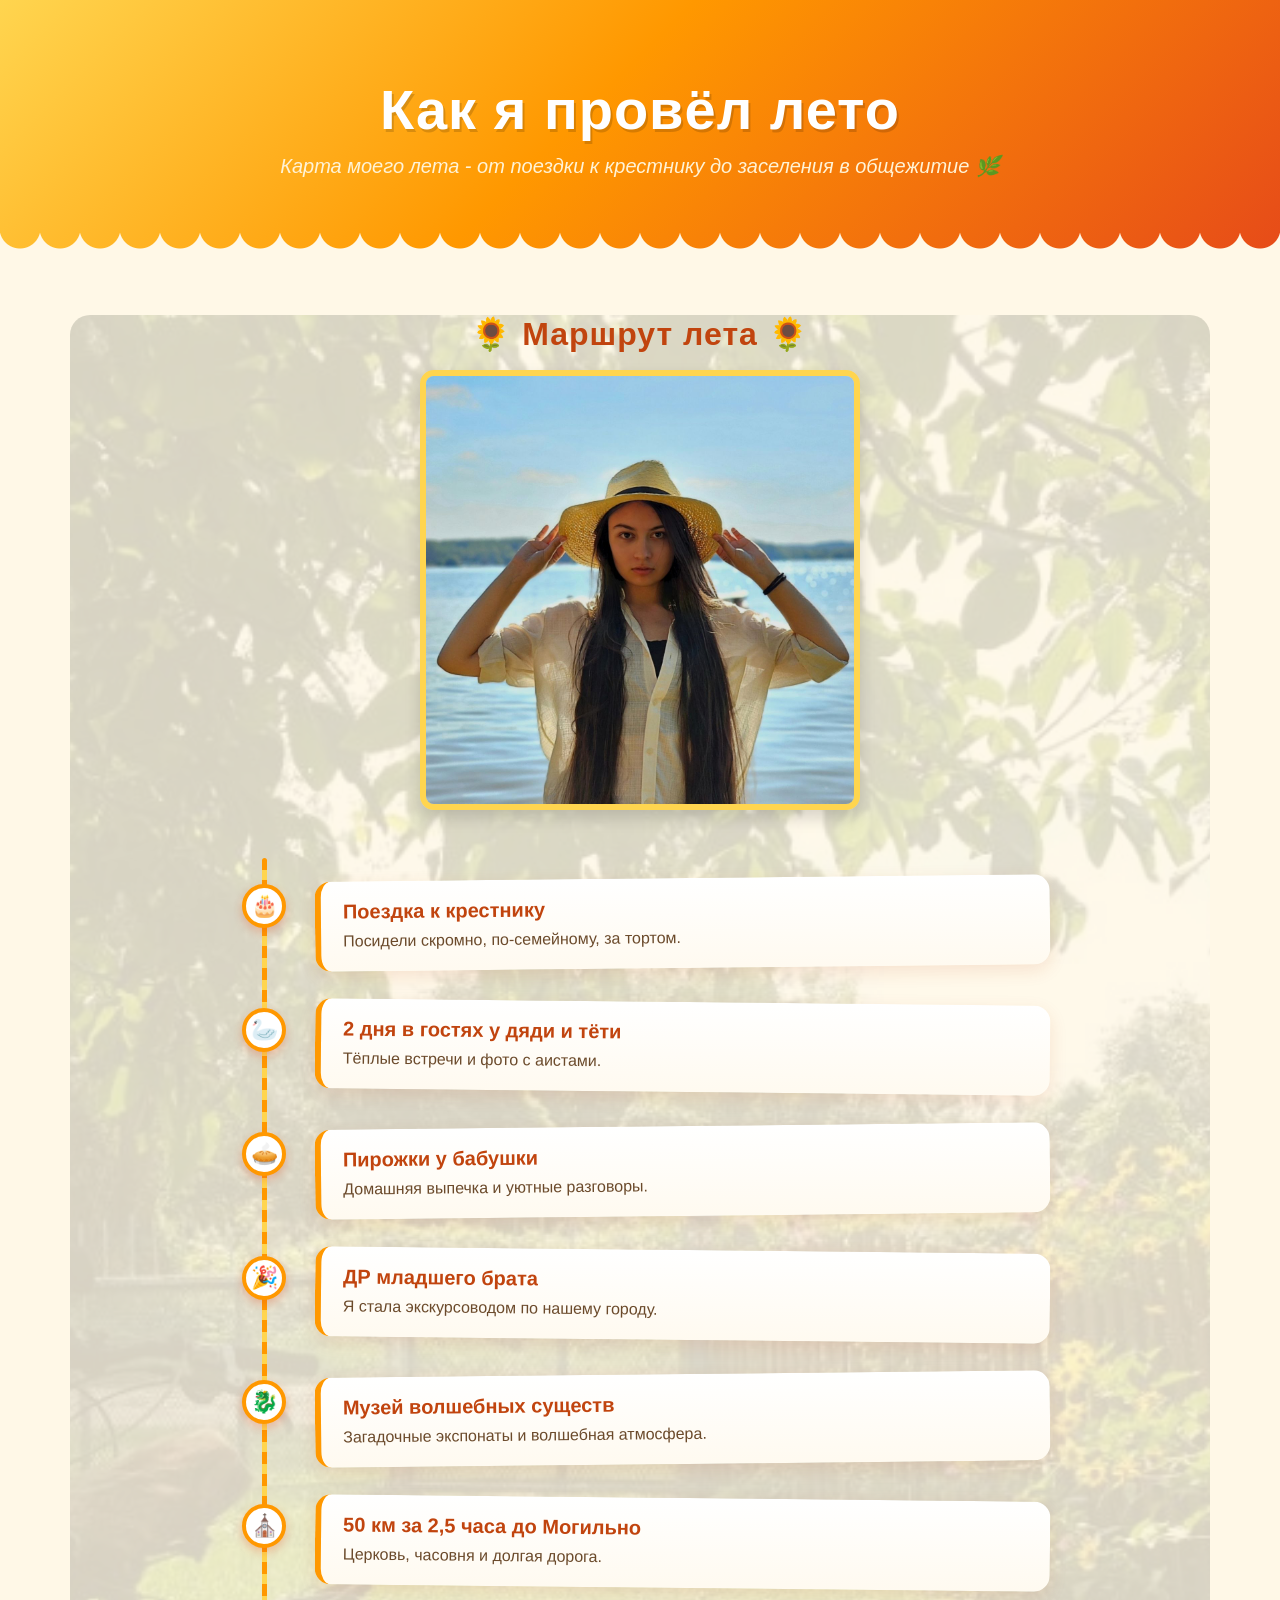
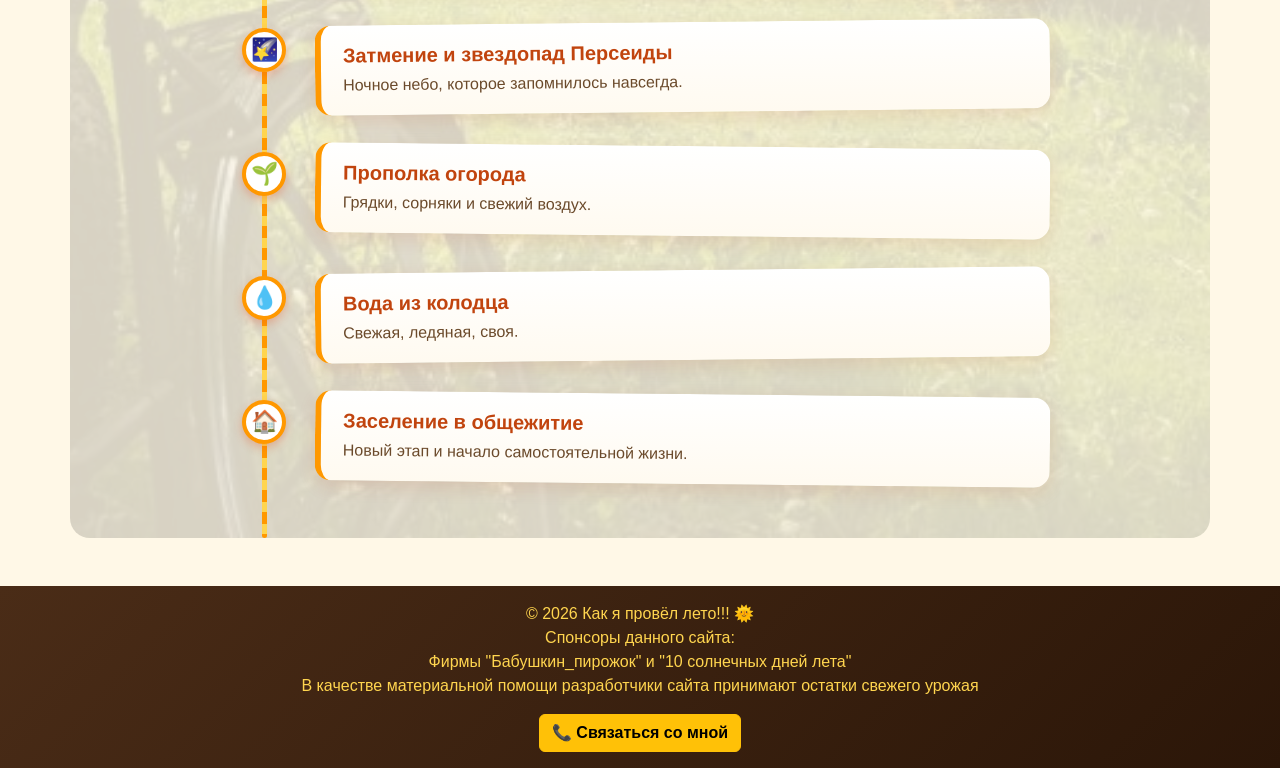
<file: index.html>
<!DOCTYPE html>
<html lang="ru">

<head>
    <meta charset="UTF-8">
    <meta name="viewport" content="width=device-width, initial-scale=1.0">
    <title>Как я провёл лето</title>
    <link href="https://cdn.jsdelivr.net/npm/bootstrap@5.3.0/dist/css/bootstrap.min.css" rel="stylesheet">
    <link rel="stylesheet" href="style.css">
</head>

<body>

    <header class="hero text-center text-white">
        <div class="container">
            <h1 class="display-4 fw-bold mt-3 hero-title">Как я провёл лето</h1>
            <p class="lead hero-subtitle">Карта моего лета - от поездки к крестнику до заселения в общежитие 🌿</p>
        </div>
    </header>

    <main class="container my-5 main-bg">
        <h2 class="text-center mb-3 section-title">🌻 Маршрут лета 🌻</h2>

        <div class="text-center mb-5">
            <img src="mee.jpg" alt="Моё фото" class="hero-photo shadow">
        </div>

        <div class="timeline">

            <div class="timeline-item" data-bs-toggle="modal" data-bs-target="#modal1">
                <div class="timeline-dot">🎂</div>
                <div class="timeline-content">
                    <h5>Поездка к крестнику</h5>
                    <p>Посидели скромно, по-семейному, за тортом.</p>
                </div>
            </div>

            <div class="timeline-item" data-bs-toggle="modal" data-bs-target="#modal2">
                <div class="timeline-dot">🦢</div>
                <div class="timeline-content">
                    <h5>2 дня в гостях у дяди и тёти</h5>
                    <p>Тёплые встречи и фото с аистами.</p>
                </div>
            </div>

            <div class="timeline-item" data-bs-toggle="modal" data-bs-target="#modal3">
                <div class="timeline-dot">🥧</div>
                <div class="timeline-content">
                    <h5>Пирожки у бабушки</h5>
                    <p>Домашняя выпечка и уютные разговоры.</p>
                </div>
            </div>

            <div class="timeline-item" data-bs-toggle="modal" data-bs-target="#modal4">
                <div class="timeline-dot">🎉</div>
                <div class="timeline-content">
                    <h5>ДР младшего брата</h5>
                    <p>Я стала экскурсоводом по нашему городу.</p>
                </div>
            </div>

            <div class="timeline-item" data-bs-toggle="modal" data-bs-target="#modal5">
                <div class="timeline-dot">🐉</div>
                <div class="timeline-content">
                    <h5>Музей волшебных существ</h5>
                    <p>Загадочные экспонаты и волшебная атмосфера.</p>
                </div>
            </div>

            <div class="timeline-item" data-bs-toggle="modal" data-bs-target="#modal6">
                <div class="timeline-dot">⛪</div>
                <div class="timeline-content">
                    <h5>50 км за 2,5 часа до Могильно</h5>
                    <p>Церковь, часовня и долгая дорога.</p>
                </div>
            </div>

            <div class="timeline-item" data-bs-toggle="modal" data-bs-target="#modal7">
                <div class="timeline-dot">🌠</div>
                <div class="timeline-content">
                    <h5>Затмение и звездопад Персеиды</h5>
                    <p>Ночное небо, которое запомнилось навсегда.</p>
                </div>
            </div>

            <div class="timeline-item" data-bs-toggle="modal" data-bs-target="#modal8">
                <div class="timeline-dot">🌱</div>
                <div class="timeline-content">
                    <h5>Прополка огорода</h5>
                    <p>Грядки, сорняки и свежий воздух.</p>
                </div>
            </div>

            <div class="timeline-item" data-bs-toggle="modal" data-bs-target="#modal9">
                <div class="timeline-dot">💧</div>
                <div class="timeline-content">
                    <h5>Вода из колодца</h5>
                    <p>Свежая, ледяная, своя.</p>
                </div>
            </div>


            <div class="timeline-item" data-bs-toggle="modal" data-bs-target="#modal10">
                <div class="timeline-dot">🏠</div>
                <div class="timeline-content">
                    <h5>Заселение в общежитие</h5>
                    <p>Новый этап и начало самостоятельной жизни.</p>
                </div>
            </div>

        </div>
    </main>

    <div class="modal fade" id="modal1" tabindex="-1">
        <div class="modal-dialog modal-dialog-centered">
            <div class="modal-content">
                <div class="modal-header">
                    <h5 class="modal-title">🎂 Поездка к крестнику</h5>
                    <button type="button" class="btn-close" data-bs-dismiss="modal" aria-label="Закрыть"></button>
                </div>
                <div class="modal-body">
                    <img src="window.jpg" alt="Поезд" class="img-fluid rounded mb-3">
                    <p>Поехала к крестнику на именины. Посидели скромно, по-семейному, за тортом и чаем. Атмосфера была
                        тёплая и уютная.</p>
                </div>
            </div>
        </div>
    </div>

    <div class="modal fade" id="modal2" tabindex="-1">
        <div class="modal-dialog modal-dialog-centered">
            <div class="modal-content">
                <div class="modal-header">
                    <h5 class="modal-title">🦢 2 дня в гостях у дяди и тёти</h5>
                    <button type="button" class="btn-close" data-bs-dismiss="modal" aria-label="Закрыть"></button>
                </div>
                <div class="modal-body">
                    <img src="ant.jpg" alt="Аисты" class="img-fluid rounded mb-3">
                    <p>Провела два дня у дяди и тёти. Гуляли, общались, а рядом с домом свили гнездо аисты - удалось
                        сделать красивые фото.</p>
                </div>
            </div>
        </div>
    </div>

    <div class="modal fade" id="modal3" tabindex="-1">
        <div class="modal-dialog modal-dialog-centered">
            <div class="modal-content">
                <div class="modal-header">
                    <h5 class="modal-title">🥧 Пирожки у бабушки</h5>
                    <button type="button" class="btn-close" data-bs-dismiss="modal" aria-label="Закрыть"></button>
                </div>
                <div class="modal-body">
                    <img src="pirog.jpg" alt="Пирожки" class="img-fluid rounded mb-3">
                    <p>Заехала к бабушке и поела её фирменных пирожков. Домашняя выпечка - это лучшее, что может быть
                        летом.</p>
                </div>
            </div>
        </div>
    </div>

    <div class="modal fade" id="modal4" tabindex="-1">
        <div class="modal-dialog modal-dialog-centered">
            <div class="modal-content">
                <div class="modal-header">
                    <h5 class="modal-title">🎉 ДР младшего брата</h5>
                    <button type="button" class="btn-close" data-bs-dismiss="modal" aria-label="Закрыть"></button>
                </div>
                <div class="modal-body">
                    <p>Отпраздновали день рождения младшего брата. Я провела для гостей экскурсию по нашему городу -
                        рассказала об истории и любимых местах.</p>
                </div>
            </div>
        </div>
    </div>

    <div class="modal fade" id="modal5" tabindex="-1">
        <div class="modal-dialog modal-dialog-centered">
            <div class="modal-content">
                <div class="modal-header">
                    <h5 class="modal-title">🐉 Музей волшебных существ Легендариум</h5>
                    <button type="button" class="btn-close" data-bs-dismiss="modal" aria-label="Закрыть"></button>
                </div>
                <div class="modal-body">
                    <img src="legend.jpg" alt="Музей волшебных существ" class="img-fluid rounded mb-3">
                    <p>Посетила музей волшебных существ. Загадочные экспонаты, мифические создания и атмосфера сказки -
                        осталась под большим впечатлением.</p>
                </div>
            </div>
        </div>
    </div>

    <div class="modal fade" id="modal6" tabindex="-1">
        <div class="modal-dialog modal-dialog-centered">
            <div class="modal-content">
                <div class="modal-header">
                    <h5 class="modal-title">⛪ 50 км за 2,5 часа до Могильно</h5>
                    <button type="button" class="btn-close" data-bs-dismiss="modal" aria-label="Закрыть"></button>
                </div>
                <div class="modal-body">
                    <img src="me.jpg" alt="Я в Могильно" class="img-fluid rounded mb-3">
                    <img src="cercov.jpg" alt="Церковь в Могильно" class="img-fluid rounded mb-3">
                    <img src="cercov2.jpg" alt="Церковь в Могильно" class="img-fluid rounded mb-3">
                    <p>Проехала 50 км за 2,5 часа, чтобы посетить церковь в Могильно. Побывала в часовне - тихое и
                        намоленное место, которое запомнилось надолго.</p>
                </div>
            </div>
        </div>
    </div>

    <div class="modal fade" id="modal7" tabindex="-1">
        <div class="modal-dialog modal-dialog-centered">
            <div class="modal-content">
                <div class="modal-header">
                    <h5 class="modal-title">🌠 Затмение и звездопад Персеиды</h5>
                    <button type="button" class="btn-close" data-bs-dismiss="modal" aria-label="Закрыть"></button>
                </div>
                <div class="modal-body">
                    <img src="sun.jpg" alt="Звездопад Персеиды" class="img-fluid rounded mb-3">
                    <p>Увидела затмение и звездопад Персеиды. Ночное небо было усыпано падающими звёздами - загадала
                        желание и запомнила этот момент на всю жизнь.</p>
                </div>
            </div>
        </div>
    </div>

    <div class="modal fade" id="modal8" tabindex="-1">
        <div class="modal-dialog modal-dialog-centered">
            <div class="modal-content">
                <div class="modal-header">
                    <h5 class="modal-title">🌱 Прополка огорода</h5>
                    <button type="button" class="btn-close" data-bs-dismiss="modal" aria-label="Закрыть"></button>
                </div>
                <div class="modal-body">
                    <img src="ogorod.jpg" alt="Прополка огорода" class="img-fluid rounded mb-3 ogorod-photo">
                    <p>Полола грядки, убирала сорняки и рыхлила землю. Работа нелёгкая, но зато свежие овощи на столе -
                        результат своих рук.</p>
                </div>
            </div>
        </div>
    </div>

    <div class="modal fade" id="modal9" tabindex="-1">
        <div class="modal-dialog modal-dialog-centered">
            <div class="modal-content">
                <div class="modal-header">
                    <h5 class="modal-title">💧 Вода из колодца</h5>
                    <button type="button" class="btn-close" data-bs-dismiss="modal" aria-label="Закрыть"></button>
                </div>
                <div class="modal-body">
                    <video controls preload="metadata" class="video-block mb-3">
                        <source src="video.mp4" type="video/mp4">
                        Ваш браузер не поддерживает видео.
                    </video>
                    <p>Набирала воду из колодца. Ледяная, свежая, своя - то, чего не купишь в магазине.</p>
                </div>
            </div>
        </div>
    </div>

    <div class="modal fade" id="modal10" tabindex="-1">
        <div class="modal-dialog modal-dialog-centered">
            <div class="modal-content">
                <div class="modal-header">
                    <h5 class="modal-title">🏠 Заселение в общежитие</h5>
                    <button type="button" class="btn-close" data-bs-dismiss="modal" aria-label="Закрыть"></button>
                </div>
                <div class="modal-body">
                    <p>Заселилась в общежитие. Новый этап, новые знакомства и самостоятельная жизнь - лето закончилось
                        ярко.</p>
                </div>
            </div>
        </div>
    </div>



    <footer class="text-center py-3">
        <p class="mb-0">© 2026 Как я провёл лето!!! 🌞<br> Спонсоры данного сайта: <br> Фирмы "Бабушкин_пирожок" и "10
            солнечных дней лета"<br> В качестве материальной помощи разработчики сайта принимают остатки свежего урожая
        </p>
                <a href="contacts.html" class="btn btn-warning fw-bold mt-3">📞 Связаться со мной</a>

    </footer>

    <script src="https://cdn.jsdelivr.net/npm/bootstrap@5.3.0/dist/js/bootstrap.bundle.min.js"></script>
</body>

</html>
</file>
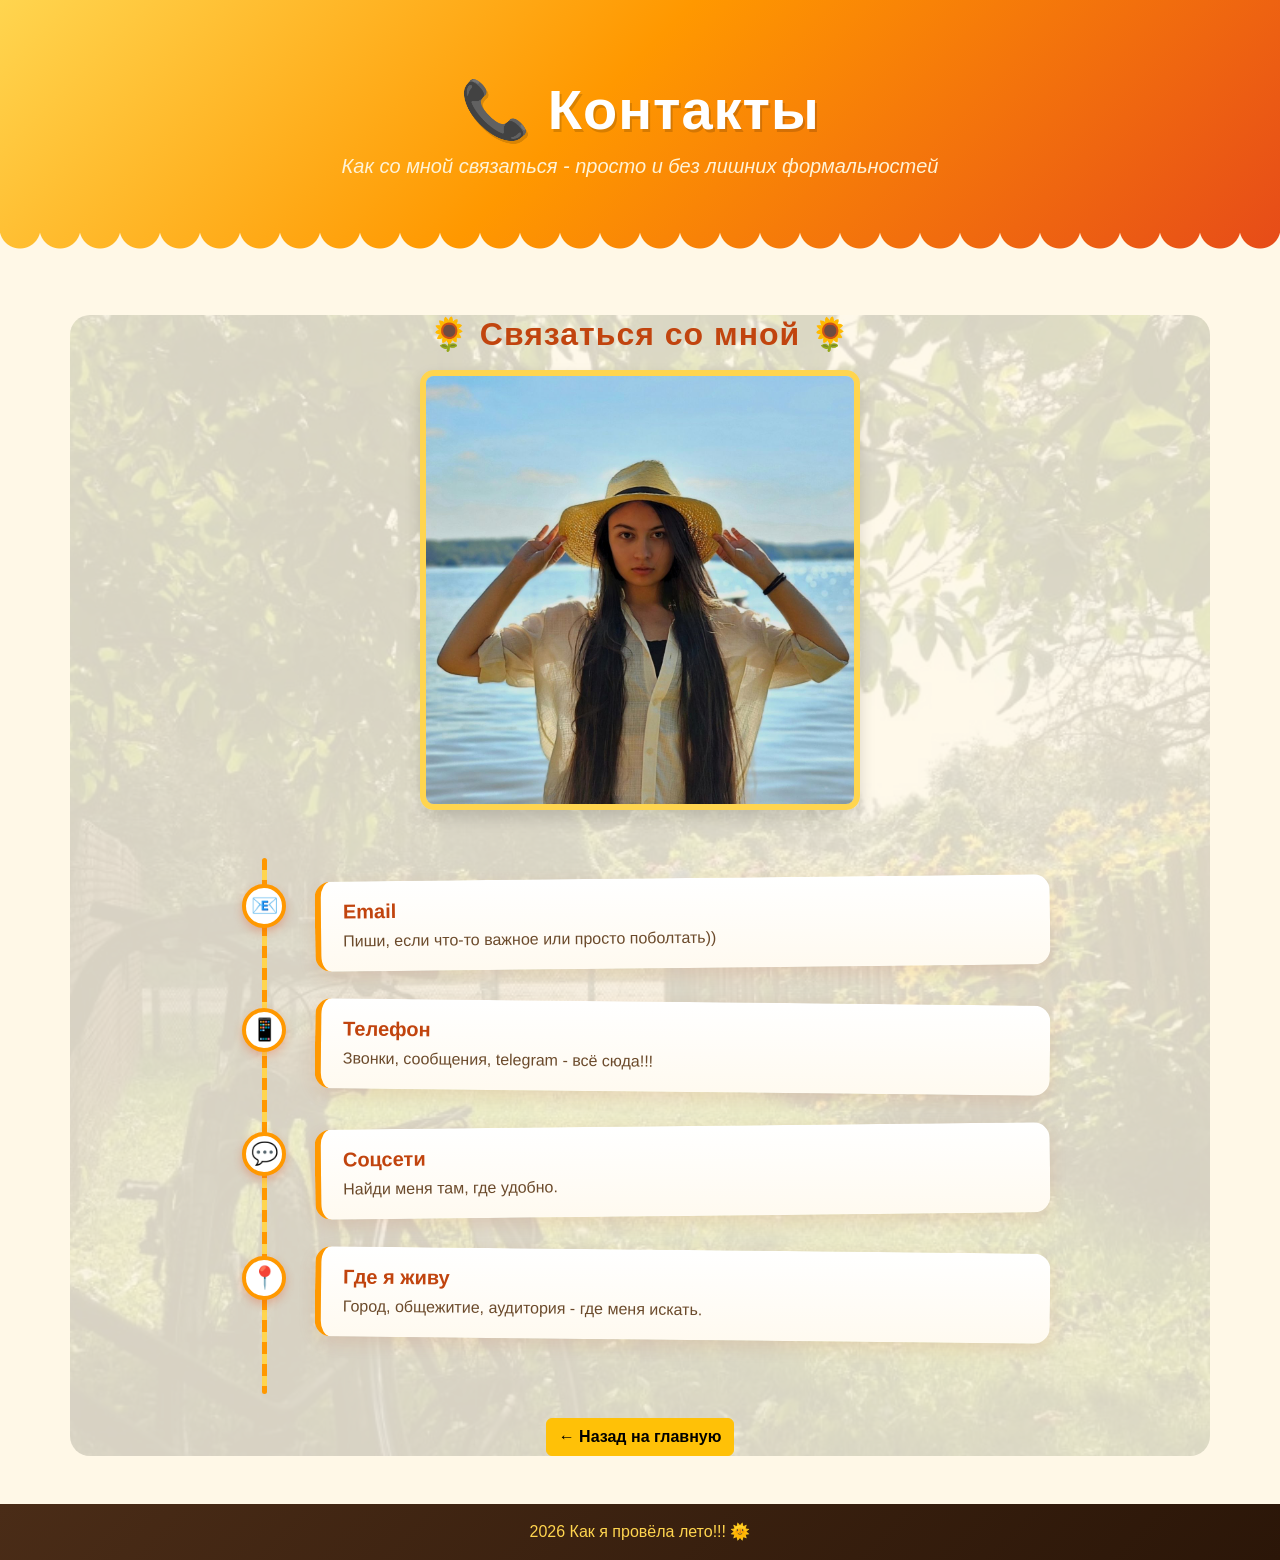
<file: contacts.html>
<!DOCTYPE html>
<html lang="ru">
<head>
    <meta charset="UTF-8">
    <meta name="viewport" content="width=device-width, initial-scale=1.0">
    <title>Контакты - Как я провёл лето</title>
    <link href="https://cdn.jsdelivr.net/npm/bootstrap@5.3.0/dist/css/bootstrap.min.css" rel="stylesheet">
    <link rel="stylesheet" href="style.css">
</head>
<body>

    <header class="hero text-center text-white">
        <div class="container">
            <h1 class="display-4 fw-bold mt-3 hero-title">📞 Контакты</h1>
            <p class="lead hero-subtitle">Как со мной связаться - просто и без лишних формальностей</p>
        </div>
    </header>

    <main class="container my-5 main-bg">
        <h2 class="text-center mb-3 section-title">🌻 Связаться со мной 🌻</h2>

        <div class="text-center mb-5">
            <img src="mee.jpg" alt="Моё фото" class="hero-photo shadow">
        </div>

        <div class="timeline">

            <div class="timeline-item" data-bs-toggle="modal" data-bs-target="#contact1">
                <div class="timeline-dot">📧</div>
                <div class="timeline-content">
                    <h5>Email</h5>
                    <p>Пиши, если что-то важное или просто поболтать))</p>
                </div>
            </div>

            <div class="timeline-item" data-bs-toggle="modal" data-bs-target="#contact2">
                <div class="timeline-dot">📱</div>
                <div class="timeline-content">
                    <h5>Телефон</h5>
                    <p>Звонки, сообщения, telegram - всё сюда!!!</p>
                </div>
            </div>

            <div class="timeline-item" data-bs-toggle="modal" data-bs-target="#contact3">
                <div class="timeline-dot">💬</div>
                <div class="timeline-content">
                    <h5>Соцсети</h5>
                    <p>Найди меня там, где удобно.</p>
                </div>
            </div>

            <div class="timeline-item" data-bs-toggle="modal" data-bs-target="#contact4">
                <div class="timeline-dot">📍</div>
                <div class="timeline-content">
                    <h5>Где я живу</h5>
                    <p>Город, общежитие, аудитория - где меня искать.</p>
                </div>
            </div>

        </div>

        <div class="text-center mt-4">
            <a href="index.html" class="btn btn-warning fw-bold">← Назад на главную</a>
        </div>
    </main>

    <div class="modal fade" id="contact1" tabindex="-1">
        <div class="modal-dialog modal-dialog-centered">
            <div class="modal-content">
                <div class="modal-header">
                    <h5 class="modal-title">📧 Email</h5>
                    <button type="button" class="btn-close" data-bs-dismiss="modal" aria-label="Закрыть"></button>
                </div>
                <div class="modal-body">
                    <p>Мой основной адрес: <strong>talko@example.com</strong></p>
                    <p>Отвечаю обычно в течение дня. Если срочно - лучше позвони.</p>
                </div>
            </div>
        </div>
    </div>

    <div class="modal fade" id="contact2" tabindex="-1">
        <div class="modal-dialog modal-dialog-centered">
            <div class="modal-content">
                <div class="modal-header">
                    <h5 class="modal-title">📱 Телефон</h5>
                    <button type="button" class="btn-close" data-bs-dismiss="modal" aria-label="Закрыть"></button>
                </div>
                <div class="modal-body">
                    <p>Телефон: <strong>+375 (29) 123-45-67</strong></p>
                    <p>Telegram: <strong>@talko</strong></p>
                    <p>WhatsApp - тоже есть, но лучше писать в Telegram.</p>
                </div>
            </div>
        </div>
    </div>

    <div class="modal fade" id="contact3" tabindex="-1">
        <div class="modal-dialog modal-dialog-centered">
            <div class="modal-content">
                <div class="modal-header">
                    <h5 class="modal-title">💬 Соцсети</h5>
                    <button type="button" class="btn-close" data-bs-dismiss="modal" aria-label="Закрыть"></button>
                </div>
                <div class="modal-body">
                    <p>Instagram: <strong>@talko</strong></p>
                    <p>VK: <strong>vk.com/talko</strong></p>
                    <p>GitHub: <strong>github.com/talko</strong></p>
                </div>
            </div>
        </div>
    </div>

    <div class="modal fade" id="contact4" tabindex="-1">
        <div class="modal-dialog modal-dialog-centered">
            <div class="modal-content">
                <div class="modal-header">
                    <h5 class="modal-title">📍 Где я живу</h5>
                    <button type="button" class="btn-close" data-bs-dismiss="modal" aria-label="Закрыть"></button>
                </div>
                <div class="modal-body">
                    <p>Город: <strong>Минск</strong></p>
                    <p>Общежитие: <strong>№3, комната 214</strong></p>
                    <p>Учусь: <strong>АупПРБ, 7 семестр, УИР</strong></p>
                </div>
            </div>
        </div>
    </div>

    <footer class="text-center py-3">
        <p class="mb-0">2026 Как я провёла лето!!! 🌞</p>
    </footer>

    <script src="https://cdn.jsdelivr.net/npm/bootstrap@5.3.0/dist/js/bootstrap.bundle.min.js"></script>
</body>
</html>
</file>
<file: style.css>
body {
    font-family: 'Segoe UI', Tahoma, Geneva, Verdana, sans-serif;
    background: #fff8e7;
    color: #4a2c17;
}

.hero {
    background: linear-gradient(135deg, #ffd54f 0%, #ff9800 45%, #e64a19 100%);
    padding: 60px 20px 70px;
    position: relative;
    overflow: hidden;
}

.hero::after {
    content: "";
    position: absolute;
    left: 0;
    right: 0;
    bottom: -1px;
    height: 40px;
    background: radial-gradient(circle at 20px 0, transparent 20px, #fff8e7 21px);
    background-size: 40px 40px;
}

.hero-photo {
    width: 440px;
    height: 440px;
    object-fit: cover;
    border: 6px solid #ffd54f;
    border-radius: 14px;
    box-shadow: 0 8px 24px rgba(193, 68, 14, 0.25);
}

.hero-title {
    text-shadow: 2px 3px 0 rgba(0, 0, 0, 0.15);
    letter-spacing: 1px;
}

.hero-subtitle {
    color: #fff3d6;
    font-style: italic;
}

.section-title {
    color: #c1440e;
    font-weight: 800;
    letter-spacing: 1px;
    position: relative;
    display: inline-block;
    left: 50%;
    transform: translateX(-50%);
}

.timeline {
    position: relative;
    max-width: 820px;
    margin: 0 auto;
    padding: 20px 0;
}

.timeline::before {
    content: "";
    position: absolute;
    top: 0;
    left: 32px;
    width: 5px;
    height: 100%;
    background: repeating-linear-gradient(
        180deg,
        #ff9800 0px,
        #ff9800 12px,
        #ffd54f 12px,
        #ffd54f 22px
    );
    border-radius: 3px;
}

.timeline-item {
    position: relative;
    padding-left: 85px;
    margin-bottom: 34px;
    cursor: pointer;
}

.timeline-item:nth-child(odd) .timeline-content {
    transform: rotate(-0.6deg);
}

.timeline-item:nth-child(even) .timeline-content {
    transform: rotate(0.6deg);
}

.timeline-dot {
    position: absolute;
    left: 12px;
    top: 6px;
    width: 44px;
    height: 44px;
    background: #fff;
    border: 4px solid #ff9800;
    border-radius: 50%;
    display: flex;
    align-items: center;
    justify-content: center;
    font-size: 22px;
    box-shadow: 0 4px 10px rgba(230, 74, 25, 0.3);
}

.timeline-content {
    background: linear-gradient(180deg, #ffffff 0%, #fffaf0 100%);
    border-radius: 16px;
    padding: 18px 22px;
    border-left: 6px solid #ff9800;
    box-shadow: 0 6px 18px rgba(193, 68, 14, 0.12);
}

.timeline-content h5 {
    color: #c1440e;
    margin-bottom: 6px;
    font-weight: 700;
}

.timeline-content p {
    margin: 0;
    color: #6b4a2b;
}

.modal-content {
    border: none;
    border-radius: 18px;
    overflow: hidden;
    background: #fffaf0;
}

.modal-header {
    background: linear-gradient(135deg, #ffd54f, #ff9800);
    color: #4a2c17;
    border-bottom: none;
    padding: 16px 22px;
}

.modal-title {
    font-weight: 800;
    color: #7a2d00;
}

.modal-header .btn-close {
    filter: brightness(0.4);
}

.modal-body {
    padding: 22px;
    color: #4a2c17;
}

.modal-body img {
    width: 100%;
    border: 3px solid #ffd54f;
    border-radius: 12px;
}

footer {
    background: linear-gradient(135deg, #4a2c17, #2b1608);
    color: #ffd54f;
    margin-top: 40px;
}

.main-bg {
    position: relative;
}

.main-bg::before {
    content: "";
    position: absolute;
    inset: 0;
    background-image: url('fon.jpg');
    background-size: cover;
    background-position: center;
    background-repeat: no-repeat;
    opacity: 0.15;
    z-index: 0;
    border-radius: 20px;
    pointer-events: none;
}

.main-bg > * {
    position: relative;
    z-index: 1;
}

.video-block {
    display: block;
    margin: 0 auto;
    width: 50%;
    max-width: 560px;
    border: 3px solid #ffd54f;
    border-radius: 12px;
    background: #000;
}

.ogorod-photo {
    display: block;
    margin: 0 auto;
    max-width: 320px;
    width: 100%;
}


@media (max-width: 768px) {
    .hero {
        padding: 40px 15px 55px;
    }

    .hero-title {
        font-size: 1.8rem;
    }

    .hero-photo {
        width: 300px;
        height: 300px;
    }

    .timeline::before {
        left: 22px;
        width: 4px;
    }

    .timeline-item {
        padding-left: 62px;
    }

    .timeline-dot {
        left: 4px;
        width: 36px;
        height: 36px;
        font-size: 18px;
    }

    .timeline-content {
        padding: 14px 16px;
    }
}
</file>
